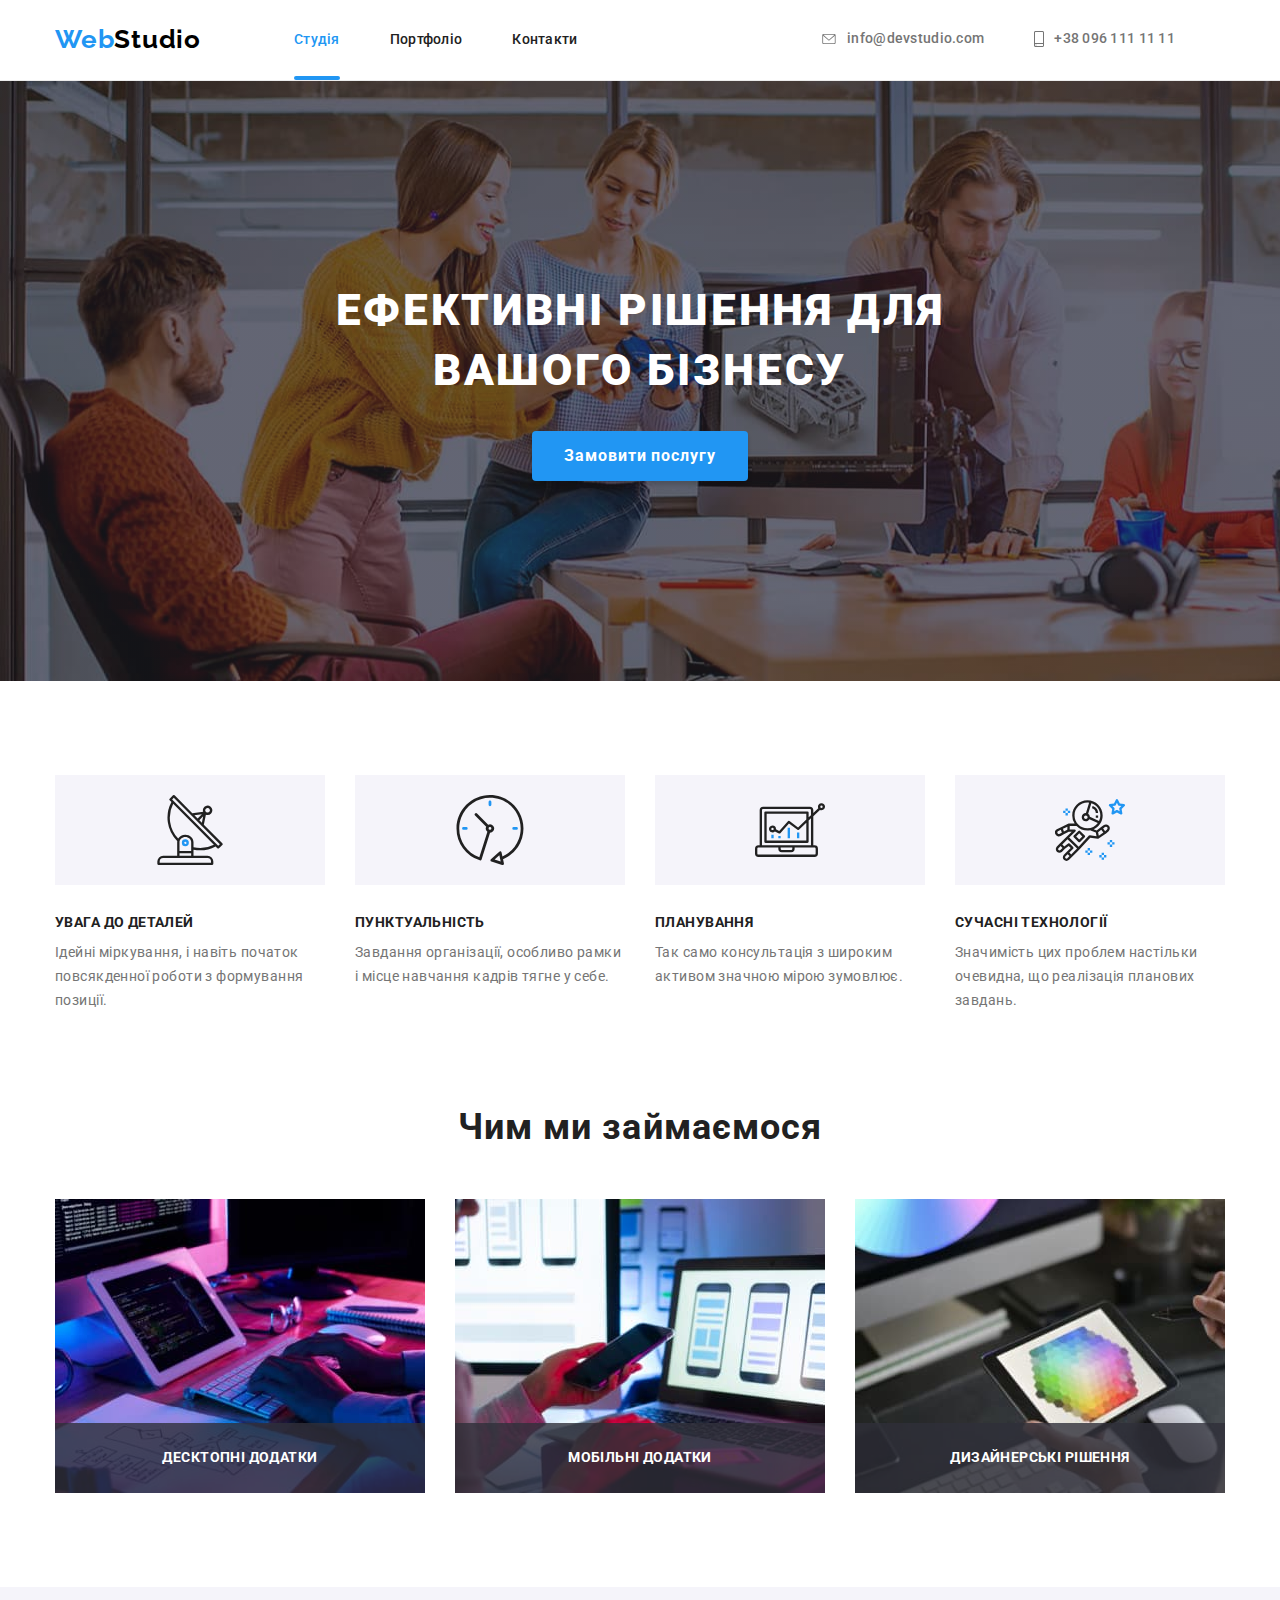
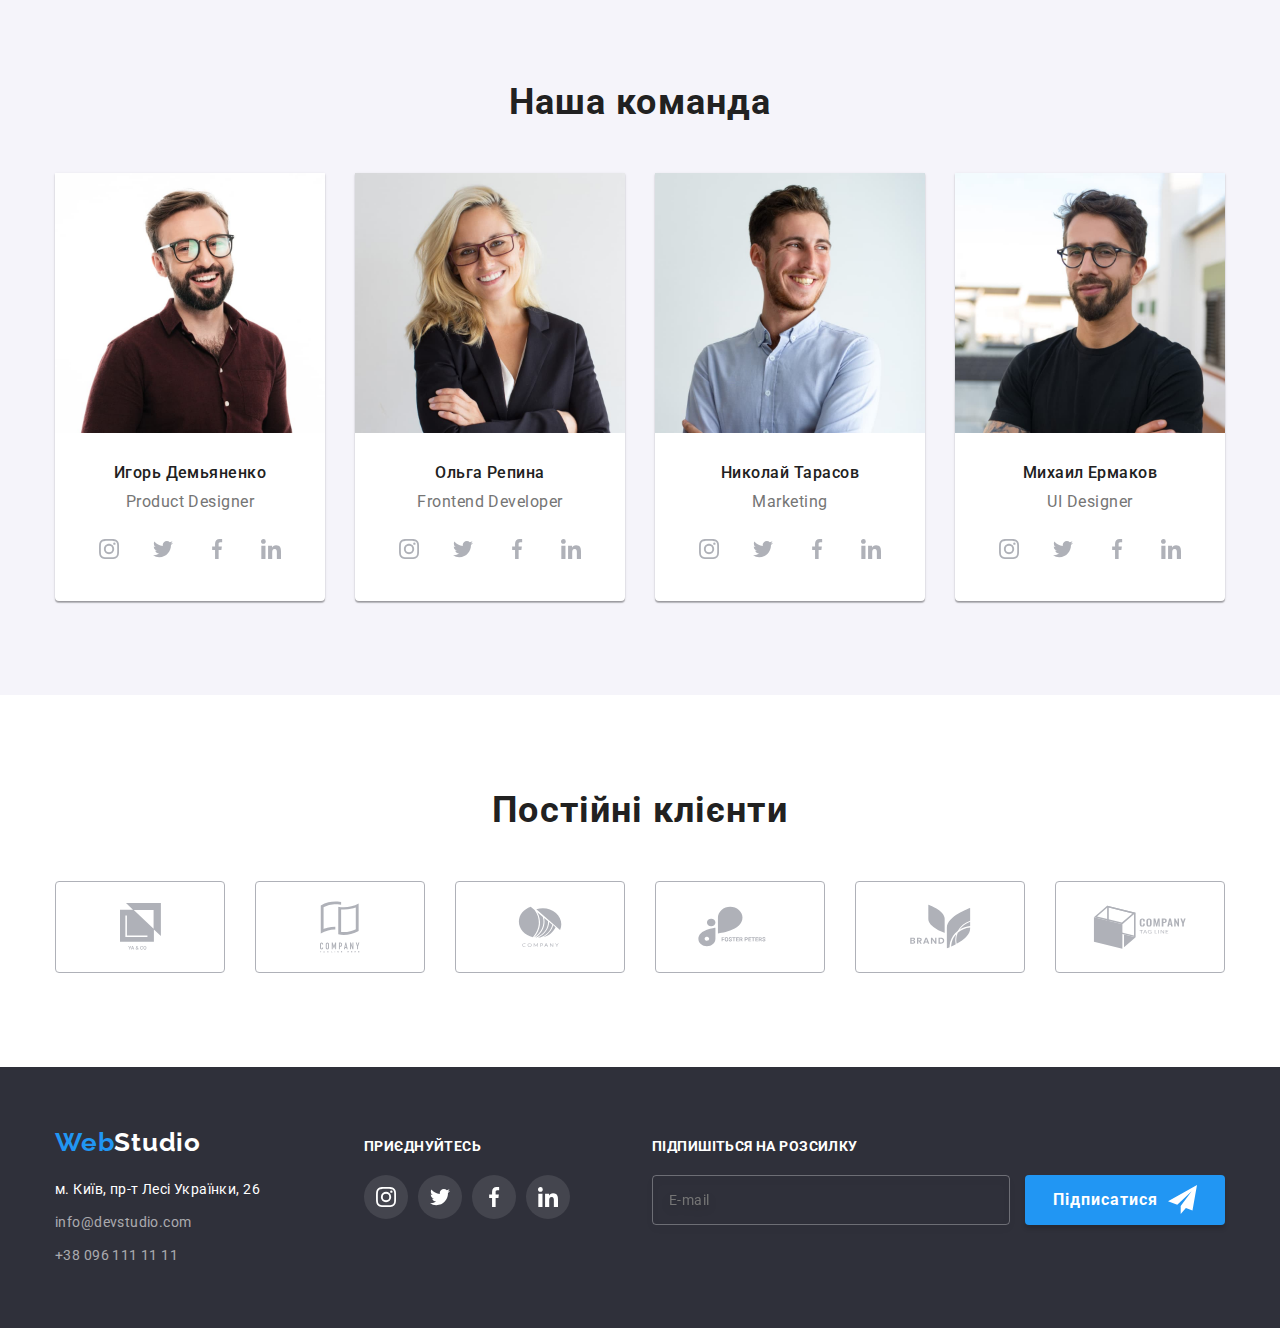
<file: index.html>
<!DOCTYPE html>
<html lang="uk">
<head>
    <meta charset="UTF-8">
    <meta http-equiv="X-UA-Compatible" content="IE=edge">
    <meta name="viewport" content="width=device-width, initial-scale=1.0">
    <title>Студія</title> 
    <link rel="preconnect" href="https://fonts.googleapis.com">
    <link rel="preconnect" href="https://fonts.gstatic.com" crossorigin>
    <link href="https://fonts.googleapis.com/css2?family=Raleway:wght@700&family=Roboto:wght@400;500;700;900&display=swap"
        rel="stylesheet">
    <link rel="stylesheet" href="https://cdn.jsdelivr.net/npm/modern-normalize@1.1.0/modern-normalize.min.css">
    <link rel="stylesheet" href="./css/styles.css">   
</head>
<body>
    <header class="page-header">
        <div class="container page-header-container">
         <nav class="page-nav">
         <a class="logo link" href="">Web<span class="logo-color">Studio</span></a>
        <ul class="menu list">
            <li class="menu-item"><a class="menu-link  link current" href="./index.html">Студія</a></li>
            <li class="menu-item"><a class="menu-link link" href="./portfolio.html">Портфоліо</a></li>
            <li class="menu-item"><a class="menu-link link" href="">Контакти</a></li>
        </ul>   
        </nav>
        <ul class="contact list" >
            <li class="contact-item">
                <a class="contacts link" href="mailto:info@devstudio.com"><svg class="contact-icon-mail">
                    <use href="./images/symbol.svg#mail"></use>
                </svg> info@devstudio.com </a></li>
            <li class="contact-item">
                <a class="contacts link" href="tel:+380961111111"><svg class="contact-icon-tel">
                    <use href="./images/symbol.svg#smartphone"></use>
                </svg> +38 096 111 11 11</a></li>
        </ul>    
        </div>
    </header>
    <main>
        <section class="hero"> 
            <div class="container">
            <h1 class="main-title">Ефективні рішення для вашого бізнесу</h1>
            <button data-modal-open class="main-btn" type="button">Замовити послугу</button>
            </div>
        </section> 
        <section class="qual section">
            <div class="container">
                <ul class="qual-list list">
                <li class="qual-list-item">
                    <div class="icons-bg">
                        <svg class="qual-icon">
                            <use href="./images/symbol.svg#antenna"></use>
                        </svg>
                    </div>
                    <h3 class="head-desc">УВАГА ДО ДЕТАЛЕЙ</h3>
                    <p class="qual-descr">Ідейні міркування, і навіть початок повсякденної роботи з формування позиції.</p>
                </li>
                <li class="qual-list-item">
                    <div class="icons-bg">
                        <svg class="qual-icon">
                            <use href="./images/symbol.svg#clock"></use>
                        </svg>
                    </div>
                    <h3 class="head-desc">ПУНКТУАЛЬНІСТЬ</h3>
                    <p  class="qual-descr">Завдання організації, особливо рамки і місце навчання кадрів тягне у себе.</p>
                </li>
                <li class="qual-list-item">
                    <div class="icons-bg">
                        <svg class="qual-icon">
                            <use href="./images/symbol.svg#diagram"></use>
                        </svg>
                    </div>
                    <h3 class="head-desc">ПЛАНУВАННЯ</h3>
                    <p class="qual-descr">Так само консультація з широким активом значною мірою зумовлює.</p>
                </li>
                <li class="qual-list-item">
                    <div class="icons-bg">
                        <svg class="qual-icon">
                            <use href="./images/symbol.svg#astronaut"></use>
                        </svg>
                    </div>
                    <h3 class="head-desc">СУЧАСНІ ТЕХНОЛОГІЇ</h3>
                    <p class="qual-descr">Значимість цих проблем настільки очевидна, що реалізація планових завдань.</p>
                </li>
            </ul>
            </div>
        </section>
        <section class="occupation section">
            <div class="container">
                 <h2 class="second-head">Чим ми займаємося</h2>
            <ul class="occupation-list list">
            <li class="occupation-item">
                <div>
                    <div class="occup-pic">
                        <p class="occup-pic-descr">Десктопні додатки</p>
                    </div>
                    <img src="./images/img1.jpg" alt="Программування" width="370">
                </div>
            </li>
            <li class="occupation-item">
                <div>
                    <div class="occup-pic">
                        <p class="occup-pic-descr">Мобільні додатки</p>
                    </div>
                <img src="./images/img2.jpg" alt="Адаптація" width="370">
                </div>
            </li> 
            <li class="occupation-item"> 
                <div>
                    <div class="occup-pic">
                        <p class="occup-pic-descr">Дизайнерські рішення</p>
                    </div>
                        <img src="./images/img3.jpg" alt="Дизайн" width="370">
                    </div>
                    </li>
            </ul>  
            </div>
         
        </section>
        <section class="team section">
            <div class="container">
             <h2 class="second-head">Наша команда</h2>
            <ul class="team-list list">
            <li class="team-item"><img src="./images/img4.jpg" alt="фото Игорь Демьяненко" width="270"> 
                <div class="team-name-bord">
                   <h3 class="team-name">Игорь Демьяненко</h3>
                   <p class="job-name">Product Designer</p>
                   <ul class="social-list list">
                    <li class="social-list-item">
                        <a href="" class="social-list-link">
                            <svg class="social-list-icon">
                                <use href="./images/symbol.svg#instagram"></use>
                            </svg>
                        </a>
                    </li>
                    <li class="social-list-item">
                        <a href="" class="social-list-link">
                            <svg class="social-list-icon">
                                <use href="./images/symbol.svg#twitter"></use>
                            </svg>
                        </a>
                    </li>
                    <li class="social-list-item">
                        <a href="" class="social-list-link">
                            <svg class="social-list-icon">
                                <use href="./images/symbol.svg#facebook"></use>
                            </svg>
                        </a>
                    </li>
                    <li class="social-list-item">
                        <a href="" class="social-list-link">
                            <svg class="social-list-icon">
                                <use href="./images/symbol.svg#linkedin"></use>
                            </svg>
                        </a>
                    </li>
                   </ul>
                </div>    
            </li>
            <li class="team-item"><img src="./images/img5.jpg" alt="фото Ольга Репина" width="270"> 
                <div class="team-name-bord">
                    <h3 class="team-name">Ольга Репина</h3>
                    <p class="job-name">Frontend Developer</p>
                    <ul class="social-list list">
                        <li class="social-list-item">
                            <a href="" class="social-list-link">
                                <svg class="social-list-icon">
                                    <use href="./images/symbol.svg#instagram"></use>
                                </svg>
                            </a>
                        </li>
                        <li class="social-list-item">
                            <a href="" class="social-list-link">
                                <svg class="social-list-icon">
                                    <use href="./images/symbol.svg#twitter"></use>
                                </svg>
                            </a>
                        </li>
                        <li class="social-list-item">
                            <a href="" class="social-list-link">
                                <svg class="social-list-icon">
                                    <use href="./images/symbol.svg#facebook"></use>
                                </svg>
                            </a>
                        </li>
                        <li class="social-list-item">
                            <a href="" class="social-list-link">
                                <svg class="social-list-icon">
                                    <use href="./images/symbol.svg#linkedin"></use>
                                </svg>
                            </a>
                        </li>
                    </ul>
                </div>
            </li>
            <li class="team-item"><img src="./images/img6.jpg" alt="фото Николай Тарасов" width="270"> 
                <div class="team-name-bord">
                    <h3 class="team-name">Николай Тарасов</h3>
                    <p class="job-name">Marketing</p>
                    <ul class="social-list list">
                        <li class="social-list-item">
                            <a href="" class="social-list-link">
                                <svg class="social-list-icon">
                                    <use href="./images/symbol.svg#instagram"></use>
                                </svg>
                            </a>
                        </li>
                        <li class="social-list-item">
                            <a href="" class="social-list-link">
                                <svg class="social-list-icon">
                                    <use href="./images/symbol.svg#twitter"></use>
                                </svg>
                            </a>
                        </li>
                        <li class="social-list-item">
                            <a href="" class="social-list-link">
                                <svg class="social-list-icon">
                                    <use href="./images/symbol.svg#facebook"></use>
                                </svg>
                            </a>
                        </li>
                        <li class="social-list-item">
                            <a href="" class="social-list-link">
                                <svg class="social-list-icon">
                                    <use href="./images/symbol.svg#linkedin"></use>
                                </svg>
                            </a>
                        </li>
                    </ul>
                </div>
            </li>
            <li class="team-item"><img src="./images/img7.jpg" alt="фото Михаил Ермаков" width="270">
                 <div class="team-name-bord">
                    <h3 class="team-name">Михаил Ермаков</h3>
                    <p class="job-name">UI Designer</p>
                    <ul class="social-list list">
                        <li class="social-list-item">
                            <a href="" class="social-list-link">
                                <svg class="social-list-icon">
                                    <use href="./images/symbol.svg#instagram"></use>
                                </svg>
                            </a>
                        </li>
                        <li class="social-list-item">
                            <a href="" class="social-list-link">
                                <svg class="social-list-icon">
                                    <use href="./images/symbol.svg#twitter"></use>
                                </svg>
                            </a>
                        </li>
                        <li class="social-list-item">
                            <a href="" class="social-list-link">
                                <svg class="social-list-icon">
                                    <use href="./images/symbol.svg#facebook"></use>
                                </svg>
                            </a>
                        </li>
                        <li class="social-list-item">
                            <a href="" class="social-list-link">
                                <svg class="social-list-icon">
                                    <use href="./images/symbol.svg#linkedin"></use>
                                </svg>
                            </a>
                        </li>
                    </ul>
                </div>
                </li>
            </ul>   
            </div>
        </section>
        <section class="partners section">
            <div class="container">
                <h2 class="second-head">Постійні клієнти</h2>
                
                <ul class="partners-list list">
                    <li class="partners-list-item">
                        <a href="" class="partners-list-link">
                            <svg class="partners-list-icon" width="41" height="47">
                                <use href="./images/symbol.svg#firstcomp"></use>
                            </svg>
                        </a>
                    </li>
                    <li class="partners-list-item">
                        <a href="" class="partners-list-link">
                            <svg class="partners-list-icon" width="40" height="52">
                                <use href="./images/symbol.svg#secondcomp"></use>
                            </svg>
                        </a>
                    </li>
                    <li class="partners-list-item">
                        <a href="" class="partners-list-link">
                            <svg class="partners-list-icon" width="44" height="41">
                                <use href="./images/symbol.svg#thirdcomp"></use>
                            </svg>
                        </a>
                    </li>
                    <li class="partners-list-item">
                        <a href="" class="partners-list-link">
                            <svg class="partners-list-icon" width="84" height="41">
                                <use href="./images/symbol.svg#fourthcomp"></use>
                            </svg>
                        </a>
                    </li>
                    <li class="partners-list-item">
                        <a href="" class="partners-list-link">
                            <svg class="partners-list-icon" width="63" height="45">
                                <use href="./images/symbol.svg#fifthcomp"></use>
                            </svg>
                        </a>
                    </li>
                    <li class="partners-list-item">
                        <a href="" class="partners-list-link">
                            <svg class="partners-list-icon" width="94" height="44">
                                <use href="./images/symbol.svg#sixthcomp"></use>
                            </svg>
                        </a>
                    </li>
                </ul>
            </div>
        
        </section>
    </main>
    <footer class="down">
        <div class="container footer-container">
            <div>
              <a class="logo link" href="">Web<span class="logo-second-color">Studio</span></a>
            <address>
                <ul class="list adress-list">
                    <li><a class="address-link link" href="https://goo.gl/maps/29r4Vdm6cdgo4i6k8">м. Київ, пр-т Лесі Українки, 26</a></li>
                    <li class="adress-item-mail"><a class="mail-link link" href="mailto:info@devstudio.com">info@devstudio.com </a></li>
                    <li><a class="tel-link link" href="tel:+380961111111">+38 096 111 11 11</a></li>
                </ul>
            </address>  
            </div>
            <div class="invite">
                <p class="invite-head">Приєднуйтесь</p>
                <ul class="social-list list">
                    <li class="social-list-item">
                        <a href="" class="social-list-link flink">
                            <svg class="social-list-icon ficon">
                                <use href="./images/symbol.svg#instagram"></use>
                            </svg>
                        </a>
                    </li>
                    <li class="social-list-item">
                        <a href="" class="social-list-link flink">
                            <svg class="social-list-icon ficon">
                                <use href="./images/symbol.svg#twitter"></use>
                            </svg>
                        </a>
                    </li>
                    <li class="social-list-item">
                        <a href="" class="social-list-link flink">
                            <svg class="social-list-icon ficon">
                                <use href="./images/symbol.svg#facebook"></use>
                            </svg>
                        </a>
                    </li>
                    <li class="social-list-item">
                        <a href="" class="social-list-link flink">
                            <svg class="social-list-icon ficon">
                                <use href="./images/symbol.svg#linkedin"></use>
                            </svg>
                        </a>
                    </li>
                </ul>
            </div>
            <form class="subscr-form">
                    <p class="invite-head">Підпишіться на розсилку</p>
                    <label >
                            <input type="email" class="subscr-form-input" name="footer_user_mail" placeholder="E-mail">
                    </label>
                    <button type="submit" class="subscr-form-btn"> Підписатися</button>
            </form>
            

        </div>
        
    </footer>
    <!-- модалка -->
<div class="backdrop is-hidden" data-modal>
    <div class="modal">
        <button data-modal-close type="button" class="modal-close-btn">
            <svg class="modal-close-btn-icon">
                <use href="./images/symbol.svg#icon-close"></use>
            </svg>
        </button>

        <form class="modal-form"> 
            <p class="modal-form-head">Залиште свої дані, ми вам передзвонимо</p>
            <label class="modal-form-field">
                <span class="modal-form-input-desc">Ім'я</span>  
                <span class="modal-form-input-wrapper">
                    <input type="text" name="user_name" class="modal-form-input" required pattern="[a-zA-Zа-яА-Я]+" minlength="2">
                    <svg class="modal-form-icon">
                        <use href="./images/symbol.svg#icon-human"></use>
                    </svg>
                </span>  
            </label>
            <label class="modal-form-field">
                <span class="modal-form-input-desc">Телефон</span>  
                <span class="modal-form-input-wrapper">
                    <input type="tel" name="user_phone" class="modal-form-input" required pattern="^[0-9]{3}-[0-9]{3}-[0-9]{2}-[0-9]{2}"
                        title="xxx-xxx-xx-xx">
                    <svg class="modal-form-icon">
                        <use href="./images/symbol.svg#phone-black"></use>
                    </svg>
                </span>                
            </label>
            <label class="modal-form-field">
                <span class="modal-form-input-desc">Пошта</span>  
                <span class="modal-form-input-wrapper">
                    <input type="tel" name="user_mail" class="modal-form-input" required pattern="[a-z0-9._%+-]+@[a-z0-9.-]+\.[a-z]{2,4}$" title="qwert@qwe.com">
                    <svg class="modal-form-icon">
                        <use href="./images/symbol.svg#email-black"></use>
                    </svg>
                </span>        
            </label>
            <label class="modal-form-field">
                <span class="modal-form-input-desc" >Коментар</span>
                <textarea class="modal-form-comment" name="user_comment" placeholder="Введіть текст"></textarea>
            </label>   
            <input type="checkbox" name="user_policy" id="user-policy" class="modal-form-check visually-hidden" required>
            <label for="user-policy" class="modal-form-check-desc">Погоджуюся з розсилкою та приймаю&nbsp<a class="terms-contract" href="">Умови договору</a></label>
            <button type="submit" class="sub-btn">Відправити</button>
    
        </form>
    </div>
</div>


<script src="./modal.js"></script>

</body>
</html>
</file>
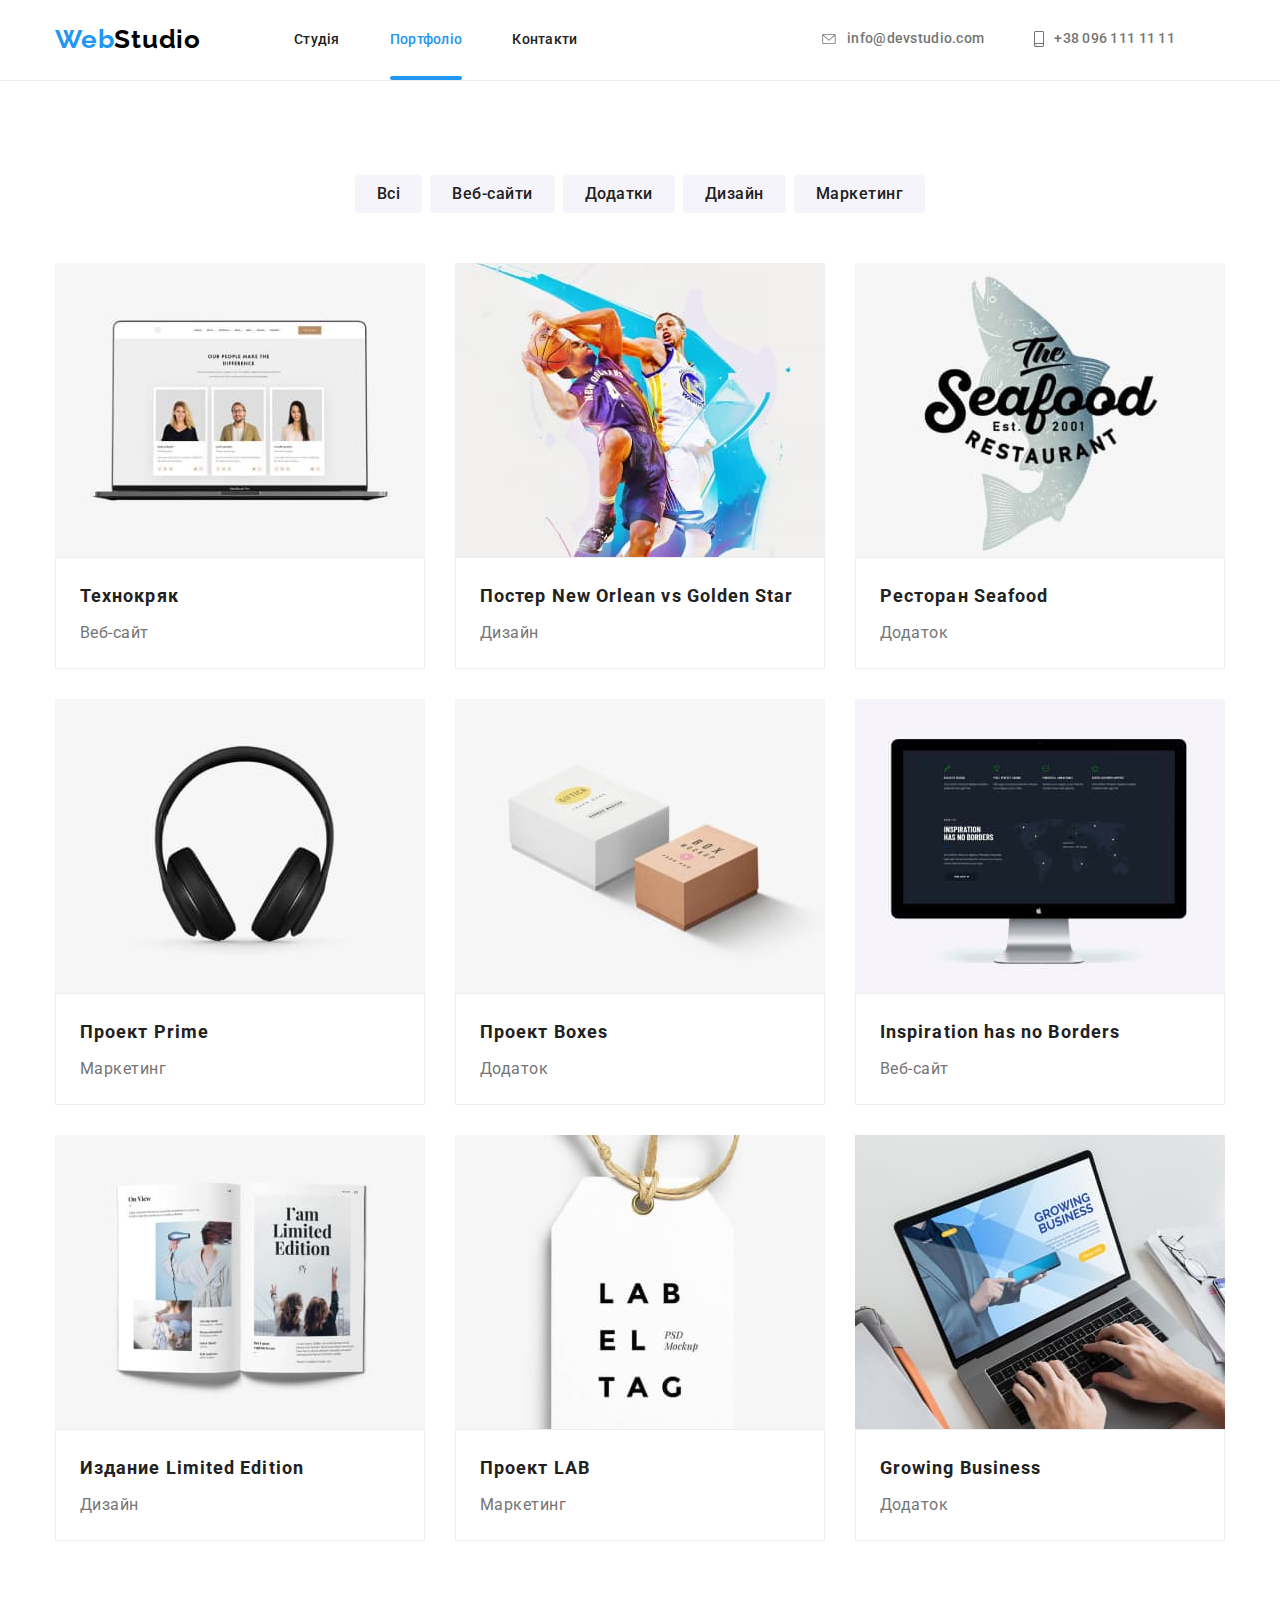
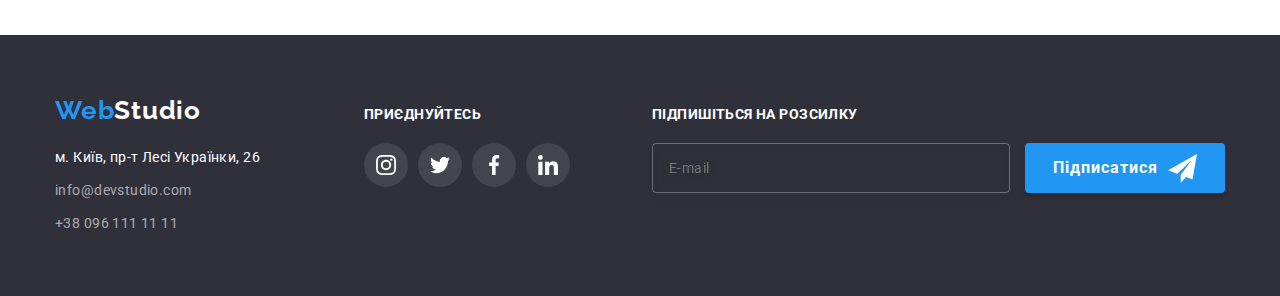
<file: portfolio.html>
<!DOCTYPE html>
<html lang="uk">
<head>
    <meta charset="UTF-8">
    <meta http-equiv="X-UA-Compatible" content="IE=edge">
    <meta name="viewport" content="width=device-width, initial-scale=1.0">
    <title>Портфоліо</title>
    <link rel="preconnect" href="https://fonts.googleapis.com">
    <link rel="preconnect" href="https://fonts.gstatic.com" crossorigin>
    <link href="https://fonts.googleapis.com/css2?family=Raleway:wght@700&family=Roboto:wght@400;500;700;900&display=swap"
        rel="stylesheet">
    <link rel="stylesheet" href="https://cdn.jsdelivr.net/npm/modern-normalize@1.1.0/modern-normalize.min.css">
    <link rel="stylesheet" href="./css/styles.css">
</head>
<body>
<header class="page-header">
    <div class="container page-header-container">
        <nav class="page-nav">
            <a class="logo link" href="">Web<span class="logo-color">Studio</span></a>
            <ul class="menu list">
                <li class="menu-item"><a class="menu-link  link " href="./index.html">Студія</a></li>
                <li class="menu-item"><a class="menu-link link current" href="./portfolio.html">Портфоліо</a></li>
                <li class="menu-item"><a class="menu-link link" href="">Контакти</a></li>
            </ul>
        </nav>
        <ul class="contact list">
            <li class="contact-item">
                <a class="contacts link" href="mailto:info@devstudio.com"><svg class="contact-icon-mail">
                        <use href="./images/symbol.svg#mail"></use>
                    </svg> info@devstudio.com </a>
            </li>
            <li class="contact-item">
                <a class="contacts link" href="tel:+380961111111"><svg class="contact-icon-tel">
                        <use href="./images/symbol.svg#smartphone"></use>
                    </svg> +38 096 111 11 11</a>
            </li>
        </ul>
    </div>
</header>
    <main>
        <section class="portf-page section">
            <div class="container">
                <ul class="filter list">
            <li class="filter-item"><button class="filter-btn" type="button">Всі</button></li>
            <li class="filter-item"><button class="filter-btn" type="button">Веб-сайти</button></li>
            <li class="filter-item"><button class="filter-btn" type="button">Додатки</button></li>
            <li class="filter-item"><button class="filter-btn" type="button">Дизайн</button></li>
            <li class="filter-item"><button class="filter-btn" type="button">Маркетинг</button></li>
                </ul> 
            </div>
        
            <div class="container">
                <ul class="projects list">
                    <li class="projects-item">
                        <div class="box">
                            <img src="./images/techocryak.jpg" alt="веб-сай Технокряк" width="370">
                            <div class="overlay">
                                <p class="overlay-text">
                                    Ресурс пропонує комплексні пропозиції з різним рівнем функціоналу та сервісів. Все це дозволить відвідувачу отримати
                                    вичерпні відомості про компанію чи приватну особу.
                                </p>
                            </div>
                        </div>
                            <div class="project-text">
                                <h3 class="proj-name">Технокряк</h3>
                                <p class="kind-proj">Веб-сайт</p>
                            </div>
                    </li>
                    <li class="projects-item">
                        <div class="box">
                            <img src="./images/new-orlean.jpg" alt="дизайн постера" width="370">
                            <div class="overlay">
                                <p class="overlay-text">
                                    Ресурс пропонує комплексні пропозиції з різним рівнем функціоналу та сервісів. Все це дозволить відвідувачу
                                    отримати
                                    вичерпні відомості про компанію чи приватну особу.
                                </p>
                            </div>
                        </div>
                             <div class="project-text">
                                <h3 class="proj-name">Постер New Orlean vs Golden Star</h3>
                                <p class="kind-proj">Дизайн</p>
                            </div>
                    </li>
                    <li class="projects-item">
                        <div class="box">
                            <img src="./images/seafood.jpg" alt="приложение ресторана" width="370">
                            <div class="overlay">
                                <p class="overlay-text">
                                    Ресурс пропонує комплексні пропозиції з різним рівнем функціоналу та сервісів. Все це дозволить відвідувачу
                                    отримати
                                    вичерпні відомості про компанію чи приватну особу.
                                </p>
                            </div>
                        </div>
                            <div class="project-text">
                                <h3 class="proj-name">Ресторан Seafood</h3>
                                <p class="kind-proj">Додаток</p>
                            </div>
                    </li>
                    <li class="projects-item">  
                        <div class="box">
                            <img src="./images/prime.jpg" alt="маркетинг проект прайм" width="370">
                            <div class="overlay">
                                <p class="overlay-text">
                                    Ресурс пропонує комплексні пропозиції з різним рівнем функціоналу та сервісів. Все це дозволить відвідувачу
                                    отримати
                                    вичерпні відомості про компанію чи приватну особу.
                                </p>
                            </div>
                        </div>
                            <div class="project-text">
                                <h3 class="proj-name">Проект Prime</h3>
                                <p class="kind-proj">Маркетинг</p>
                            </div>
                    </li>
                    <li class="projects-item">
                        <div class="box">
                            <img src="./images/Boxes.jpg" alt="приложение коробки" width="370">
                            <div class="overlay">
                                <p class="overlay-text">
                                    Ресурс пропонує комплексні пропозиції з різним рівнем функціоналу та сервісів. Все це дозволить відвідувачу
                                    отримати
                                    вичерпні відомості про компанію чи приватну особу.
                                </p>
                            </div>
                        </div>
                            <div class="project-text">
                                <h3 class="proj-name">Проект Boxes</h3>
                                <p class="kind-proj">Додаток</p>
                            </div>
                    </li>
                    <li class="projects-item">
                        <div class="box">
                            <img src="./images/inspiration.jpg" alt="веб-сайт вдохновение" width="370">
                            <div class="overlay">
                                <p class="overlay-text">
                                    Ресурс пропонує комплексні пропозиції з різним рівнем функціоналу та сервісів. Все це дозволить відвідувачу
                                    отримати
                                    вичерпні відомості про компанію чи приватну особу.
                                </p>
                            </div>
                        </div>
                        <div class="project-text">
                            <h3 class="proj-name">Inspiration has no Borders</h3>
                            <p class="kind-proj">Веб-сайт</p>
                        </div>
                    </li>
                    <li class="projects-item">
                        <div class="box">
                            <img src="./images/limited-edition.jpg" alt="дизайн издания" width="370">
                            <div class="overlay">
                                <p class="overlay-text">
                                    Ресурс пропонує комплексні пропозиції з різним рівнем функціоналу та сервісів. Все це дозволить відвідувачу
                                    отримати
                                    вичерпні відомості про компанію чи приватну особу.
                                </p>
                            </div>
                        </div>
                        <div class="project-text">
                            <h3 class="proj-name">Издание Limited Edition</h3>
                            <p class="kind-proj">Дизайн</p>
                        </div>
                    </li>
                    <li class="projects-item">
                        <div class="box">
                            <img src="./images/lab.jpg" alt="маркетинг проект лаб" width="370">
                            <div class="overlay">
                                <p class="overlay-text">
                                    Ресурс пропонує комплексні пропозиції з різним рівнем функціоналу та сервісів. Все це дозволить відвідувачу
                                    отримати
                                    вичерпні відомості про компанію чи приватну особу.
                                </p>
                            </div>
                        </div>
                        <div class="project-text">
                            <h3 class="proj-name">Проект LAB</h3>
                            <p class="kind-proj">Маркетинг</p>
                        </div>
                    </li>
                    <li class="projects-item">
                        <div class="box">
                            <img src="./images/growing-business.jpg" alt="приложение растущий бизнес" width="370">
                            <div class="overlay">
                                <p class="overlay-text">
                                    Ресурс пропонує комплексні пропозиції з різним рівнем функціоналу та сервісів. Все це дозволить відвідувачу
                                    отримати
                                    вичерпні відомості про компанію чи приватну особу.
                                </p>
                            </div>
                        </div>
                        <div class="project-text">
                            <h3 class="proj-name">Growing Business</h3>
                            <p class="kind-proj">Додаток</p>
                        </div>
                    </li>
</ul>
        </div>
        
        </section>

    </main>
    
    <footer class="down">
        <div class="container footer-container">
            <div>
                <a class="logo link" href="">Web<span class="logo-second-color">Studio</span></a>
                <address>
                    <ul class="list adress-list">
                        <li><a class="address-link link" href="https://goo.gl/maps/29r4Vdm6cdgo4i6k8">м. Київ, пр-т Лесі
                                Українки, 26</a></li>
                        <li class="adress-item-mail"><a class="mail-link link"
                                href="mailto:info@devstudio.com">info@devstudio.com </a></li>
                        <li><a class="tel-link link" href="tel:+380961111111">+38 096 111 11 11</a></li>
                    </ul>
                </address>
            </div>
            <div class="invite">
                <h3 class="invite-head">Приєднуйтесь</h3>
                <ul class="social-list list">
                    <li class="social-list-item">
                        <a href="" class="social-list-link flink">
                            <svg class="social-list-icon ficon">
                                <use href="./images/symbol.svg#instagram"></use>
                            </svg>
                        </a>
                    </li>
                    <li class="social-list-item">
                        <a href="" class="social-list-link flink">
                            <svg class="social-list-icon ficon">
                                <use href="./images/symbol.svg#twitter"></use>
                            </svg>
                        </a>
                    </li>
                    <li class="social-list-item">
                        <a href="" class="social-list-link flink">
                            <svg class="social-list-icon ficon">
                                <use href="./images/symbol.svg#facebook"></use>
                            </svg>
                        </a>
                    </li>
                    <li class="social-list-item">
                        <a href="" class="social-list-link flink">
                            <svg class="social-list-icon ficon">
                                <use href="./images/symbol.svg#linkedin"></use>
                            </svg>
                        </a>
                    </li>
                </ul>
            </div>
            <form class="subscr-form">
                <p class="invite-head">Підпишіться на розсилку</p>
                <label>
                    <input type="email" class="subscr-form-input" name="footer_user_mail" placeholder="E-mail">
                </label>
                <button type="submit" class="subscr-form-btn"> Підписатися</button>
            </form>
    
        </div>
    </footer>
</body>
</html>
</file>
<file: css/styles.css>
:root{
    --accent-color: #2196F3;
    --text-color:#212121;
    --second-color:#757575;
    --backg-color:#2F303A;
    --third-color:#FFFFFF;
    --icons-color:#AFB1B8;
    --first-logo-color:#000000;
    --backgr-team-btn-color:#F5F4FA;
    --second-font: 'Raleway', sans-serif;
    --transition-dur-and-func: 250ms cubic-bezier(0.4, 0, 0.2, 1);
}
h1,h2,h3,h4,p{
        margin-top: 0;
        margin-bottom: 0;
}
ul{
        margin-bottom: 0;
        margin-top: 0;
        padding-left: 0;
}
img{
        display: block;
        max-width: 100%;
        height: auto;
}
button{
        cursor: pointer;
}
body{
    font-family: 'Roboto', sans-serif ;
    font-size: 14px;
    color:var(--text-color) ;
}
.list{
    list-style: none;
}
.link{
    text-decoration: none;
}
/* header styles */
.page-header{
        padding-top: 24px;
        padding-bottom: 25px;
        border-bottom: 1px solid #ECECEC;
        
}
.container{
        width: 1200px;
        padding-right: 15px;
        padding-left: 15px;
        margin-left: auto;
        margin-right: auto;
}

.visually-hidden {
        position: absolute;
        width: 1px;
        height: 1px;
        margin: -1px;
        padding: 0;
        overflow: hidden;
        border: 0;
        clip: rect(0 0 0 0);
}

.page-header-container{
        display: flex;
        align-items: center;
        justify-content: space-between;
}
.page-nav{
        display: flex;
        align-items: center;
}
.menu{
        display: flex;
        align-items: center;
}
.contact{
        display: flex;
        align-items: center;
}
.section{
        padding-top: 94px;
        padding-bottom: 94px;}

.menu-link.current{
        position: relative;

        color: var(--accent-color);
}
.menu-link.current::after{
        content: '';
        display: block;
        position: absolute;
        bottom: -33px;

        width: 100%;
        height: 4px;
        background: #2196F3;
        border-radius: 2px;
 }

.logo{
        font-family: var(--second-font);
        font-weight: 700;
        font-size: 26px;
        line-height: 1.19;  
        letter-spacing: 0.03em;
        color: var(--accent-color);
        margin-right: 93px;
}
.logo-color{
    color: var(--first-logo-color);
}
.menu-item:not(:last-child){
        margin-right: 50px;
}
.menu-link{
        font-weight: 500;
        line-height: 1.14;
        letter-spacing: 0.02em;
        color: var(--text-color);
        transition: color var(--transition-dur-and-func);
}
.menu-link:hover,
.menu-link:focus
{
        color: var(--accent-color);
}

.contact-item{
        display: flex;
        justify-content: center;
        align-items: center;
        margin-right: 50px;
        gap: 10px;
}
.contacts{
        font-weight: 500;
        line-height: 1.14;
        letter-spacing: 0.02em;
        color: var(--second-color);
        display: flex;
        align-items: center;
        gap: 10px;

        transition: color 250ms cubic-bezier(0.4, 0, 0.2, 1);
}
.contacts:hover,
.contacts:focus {
        color: var(--accent-color);
}
.contact-icon-mail{
        width: 16px;
        height: 10px;
        fill: var(--second-color);
        transition: fill var(--transition-dur-and-func);
}
.contact-icon-tel{
        width: 10px;
        height: 16px;
        fill: var(--second-color);
        transition: fill var(--transition-dur-and-func);
}
.contacts:hover .contact-icon-mail,
.contacts:focus .contact-icon-mail,
.contacts:hover .contact-icon-tel,
.contacts:focus .contact-icon-tel
 {
        fill: var(--accent-color);
        
}
/* main styles */
.hero{
        background-color: var(--backg-color);
        padding-top: 200px;
        padding-bottom: 200px;
        margin: 0 auto;
        text-align: center;
        background-image: linear-gradient(rgba(47, 48, 58, 0.4), rgba(47, 48, 58, 0.4)), url(../images/bg.jpg);
        background-repeat: no-repeat;
        max-width: 1600px;
}
.main-title{
        font-weight: 900;
        font-size: 44px;
        line-height: 1.36;
        text-align: center;
        letter-spacing: 0.06em;
        text-transform: uppercase;
        color:var(--third-color);
        width: 696px;
        margin-bottom: 30px;
        margin-left: auto;
        margin-right: auto;
}
.main-btn{
        font-family: 'Roboto';
        font-weight: 700;
        font-size: 16px;
        line-height: 1.88;
        letter-spacing: 0.06em;
        color: var(--third-color);
        background: var(--accent-color);
        box-shadow: 0px 4px 4px rgba(0, 0, 0, 0.15);
        border-radius: 4px;
        border: 0;
        padding: 10px 32px; 
        transition: background var(--transition-dur-and-func);
}
.main-btn:hover,
.main-btn:focus{
        background: #188CE8;
}

.qual{
        padding-bottom: 0;
}
.qual-list{
        display: flex;
        gap:30px;
}
.qual-list-item{
        width: 270px;
}
.head-desc{
        font-size: 14px;
        font-weight: 700;
        line-height: 1.14;
        letter-spacing: 0.03em;
        text-transform: uppercase;
        margin-bottom: 10px;
}
.qual-descr{
        line-height: 1.71;
        letter-spacing: 0.03em;
        color: var(--second-color);
}
.icons-bg{
        display: flex;
        justify-content: center;
        align-items: center;
        padding-top: 20px;
        padding-bottom: 20px;
        background-color: var(--backgr-team-btn-color);
        margin-bottom: 30px;
}
.qual-icon{
        width: 70px;
        height: 70px;
}

.occupation-list{
        display: flex;
        gap: 30px;
        flex-basis: calc((100%-60px)/3);
}
.occupation-item{
        position: relative;
}
.occup-pic{
        position: absolute;
        bottom: 0;
        left: 0;

        display: flex;
        justify-content: center;
        align-items: center;

        
        width: 370px;
        height: 70px;

        background: rgba(47, 48, 58, 0.8);
}
.occup-pic-descr{
        
        font-weight: 700;
        line-height: 1.14;
        text-align: center;
        letter-spacing: 0.03em;
        text-transform: uppercase;
        color: var(--third-color);
}
.team{
        background:var(--backgr-team-btn-color) ;
}
.team .team-list{
        display: flex;
        gap:30px;
        flex-basis: calc((100%-90px)/4)
}
.second-head{
        font-weight: 700;
        font-size: 36px;
        line-height: 1.17;
        text-align: center;
        letter-spacing: 0.03em;
        margin-bottom: 50px;
}
.team-item{
        box-shadow: 0px 1px 3px rgba(0, 0, 0, 0.12), 0px 1px 1px rgba(0, 0, 0, 0.14), 0px 2px 1px rgba(0, 0, 0, 0.2);
        border-radius: 0px 0px 4px 4px; 
        background:var(--third-color);
        
}
.team-name-bord{
        padding-top: 30px;
        padding-bottom: 30px;
        
}
.team-name{
        font-weight: 500;
        font-size: 16px;
        line-height: 1.19;
        text-align: center;
        letter-spacing: 0.03em;
        margin-bottom: 10px;
    }
.job-name{
        font-size: 16px;
        line-height: 1.19;
        text-align: center;
        letter-spacing: 0.03em;
        color: var(--second-color);
        margin-bottom: 16px;

}
.social-list{
        display: flex;
        justify-content: center;
        gap: 10px;
}
.social-list-link{
        display: flex;
        justify-content: center;
        align-items: center;
        width: 44px;
        height: 44px;
        border-radius: 50%;
        background-color: var(--third-color);
        transition: background-color var(--transition-dur-and-func);
}

.social-list-icon{
        width: 20px;
        height: 20px;
        fill:var(--icons-color);
        transition: fill var(--transition-dur-and-func);
}
.social-list-link:hover,
.social-list-link:focus{
        background-color: var(--accent-color);
}
.social-list-link:hover .social-list-icon,
.social-list-link:focus .social-list-icon {
        fill: var(--third-color) ;
}
.partners-list{
        display: flex;
        justify-content: space-between;
        align-items: center;
}
.partners-list-link{
        display: flex;
        justify-content: center;
        align-items: center;
        border: 1px solid var(--icons-color);
        border-radius: 4px;
        width: 170px;
        height: 92px;
        transition: border var(--transition-dur-and-func);
}
.partners-list-icon{
        fill: var(--icons-color);
        transition: fill var(--transition-dur-and-func);
}

.partners-list-link:hover .partners-list-icon,
.partners-list-link:focus .partners-list-icon{
        fill: var(--accent-color);
}
.partners-list-link:hover,
.partners-list-link:focus{
        border: 1px solid var(--accent-color);
        outline: none;
}

/* footer styles */
.down{
        background-color: var(--backg-color);
        padding-top: 60px;
        padding-bottom: 60px;
}
address{
        margin-top: 20px;
}
.logo-second-color{
color: var(--third-color);
}
.address-link{
        font-style: normal;
        line-height: 1.71;
        letter-spacing: 0.03em;
        color: var(--third-color);
        transition: color var(--transition-dur-and-func);
}
.adress-list{
        display: flex;
        flex-direction: column;
        gap:9px;
}

.mail-link,
.tel-link{
        font-style: normal;
        line-height: 1.71;
        letter-spacing: 0.03em;
        color: rgba(255, 255, 255, 0.6);
        transition: color var(--transition-dur-and-func);
}
.mail-link:hover,
.mail-link:focus,
.tel-link:hover,
.tel-link:focus {
        color: var(--accent-color);
}
.address-link:hover,
.address-link:focus{
        color: var(--accent-color);
}
.footer-container{
        display: flex;
        align-items: baseline;
        
}
.invite{
        margin-left: 70px;
}
.invite-head{    
        font-weight: 700;
        font-size: 14px;
        line-height: 1.14;
        letter-spacing: 0.03em;
        text-transform: uppercase;
        color: var(--third-color);
        margin-bottom: 20px;
}

.ficon{
        fill: var(--third-color);
}
.flink{
        background-color: rgba(255, 255, 255, 0.1);
}


.subscr-form{
        margin-left: auto;
}
.subscr-form-input{
        width: 358px;
        height: 50px;

        border: 1px solid rgba(255, 255, 255, 0.3);
        filter: drop-shadow(0px 4px 4px rgba(0, 0, 0, 0.15));
        border-radius: 4px;
        background-color: inherit;
        /* color: ; */
        padding-left: 16px;
        margin-right: 12px;
        font-family: 'Roboto';
        line-height: 1.4;
        letter-spacing: 0.03em;
        color: rgba(255, 255, 255, 0.6);
}
.subscr-form-btn{
        display: inline-flex;
        align-items: center;
        border: none;
        width: 200px;
        height: 50px;
        margin: 0;
        background:var(--accent-color);
        box-shadow: 0px 4px 4px rgba(0, 0, 0, 0.15);
        border-radius: 4px;
        color: var(--third-color);
        font-family: inherit;
        font-weight: 700;
        font-size: 16px;
        line-height: 1.9;
        text-align: center;
        letter-spacing: 0.06em;
        padding-left: 28px;
}


.subscr-form-btn::after{
        content: '';
        display: block;
        width: 29px;
        height: 29px;
        background-image: url(../images/send.svg);
        background-repeat: no-repeat;
        background-size: contain;
        margin-left: 10px;
        
}

.subscr-icon-send{
        width: 24px;
        height: 24px;
}

/* portfolio page */
.filter{
   display: flex;
   align-items: center;
   justify-content: center;
   margin-bottom: 50px;     
}
.filter-btn{
        font-family: 'Roboto';
        background:var(--backgr-team-btn-color);
        border-radius: 4px;
        font-weight: 500;
        font-size: 16px;
        line-height: 1.63;
        text-align: center;
        letter-spacing: 0.03em;
        color:var(--text-color);
        border: 0;
        padding: 6px 22px ;
        transition: background-color var(--transition-dur-and-func), color var(--transition-dur-and-func), box-shadow var(--transition-dur-and-func) ;
}
.filter-btn:hover,
.filter-btn:focus{
        background-color: var(--accent-color);
        color: var(--third-color);
        border: 0;
        box-shadow: 0px 3px 1px rgba(0, 0, 0, 0.1), 0px 1px 2px rgba(0, 0, 0, 0.08), 0px 2px 2px rgba(0, 0, 0, 0.12);
}
.filter-item:not(:last-child){
        margin-right: 8px;
}
.projects{
        display: flex; 
        flex-wrap: wrap;
        margin-left: -30px;
        margin-top: -30px;
}
.projects>.projects-item{
       flex-basis: calc(100% / 3 - 30px);
       margin-left: 30px;
       margin-top: 30px;
        transition: box-shadow var(--transition-dur-and-func);

}
.projects-item:hover{
        box-shadow: 0px 1px 1px rgba(0, 0, 0, 0.12), 0px 4px 4px rgba(0, 0, 0, 0.06), 1px 4px 6px rgba(0, 0, 0, 0.16);
}
.project-text{
        padding: 20px 24px;
        border: 1px solid #EEEEEE;
}
.proj-name{
        font-weight: 700;
        font-size: 18px;
        line-height: 2;
        letter-spacing: 0.06em;
}
.kind-proj{
        font-size: 16px;
        line-height: 1.88;
        letter-spacing: 0.03em;
        color: var(--second-color);
        margin-top: 4px;
}
/* overlay */
.box{
position: relative;
overflow: hidden;
}
.overlay{
position: absolute;
top:0;
left: 0;
width: 100%;
height: 100%;
overflow-y: auto;
transform: translateY(100%);
transition: transform var(--transition-dur-and-func);

padding: 63px 24px;

background: rgba(33, 150, 243, 0.9);
}
.projects-item:hover .overlay{
        transform: translateY(0);

}
.overlay-text{
        
        font-size: 18px;
        line-height: 1.56; 
        letter-spacing: 0.03em;
        color: var(--third-color);
}

/* модалка  */
.backdrop{
        position: fixed;
        top: 0;
        left: 0;
        z-index: 100;
        width: 100%;
        height: 100%;
        background: rgba(0, 0, 0, 0.2);
        opacity: 1;
        transition: opacity var(--transition-dur-and-func), visibility var(--transition-dur-and-func);

}
.backdrop.is-hidden{
        opacity: 0;
        visibility: hidden;
        pointer-events: none;

}
.backdrop.is-hidden .modal{
        transform: translate(-50%,-50%) scale(1.5);
}

.modal{
        position: absolute;
        top: 50%;
        left: 50%;
        transform: translate(-50%,-50%) scale(1);

        width: 528px;
        height: 581px;
        padding: 40px;

        background: var(--third-color);
        box-shadow: 0px 1px 3px rgba(0, 0, 0, 0.12), 0px 1px 1px rgba(0, 0, 0, 0.14), 0px 2px 1px rgba(0, 0, 0, 0.2);
        border-radius: 4px;
        transition: transform var(--transition-dur-and-func);

}
.modal-close-btn{
        position: absolute;
        top: 8px;
        right: 8px;
        display: flex;
        justify-content: center;
        align-items: center;
        width: 30px;
        height: 30px;
        background: transparent;
        border: 1px solid rgba(0, 0, 0, 0.1);
        border-radius: 50%;
        padding: 0;
       
}
.modal-close-btn-icon{
        width: 18px;
        height: 18px;

        transition: fill var(--transition-dur-and-func);
}
.modal-close-btn:focus .modal-close-btn-icon, 
.modal-close-btn:hover .modal-close-btn-icon {
        fill: var(--accent-color);
}

.modal-form{
        display: flex;
        flex-direction: column;
}
.modal-form-head{
        margin-bottom: 12px;

        font-weight: 700;
        font-size: 20px;
        line-height: 1.2;
        text-align: center;
        letter-spacing: 0.03em;

        color: var(--text-color);
}

.modal-form-field:not(:nth-child(5)){
        margin-bottom: 10px;             
}
.modal-form-field:nth-child(5){
        margin-bottom: 20px;
}

.modal-form-input{
        width: 100%;
        height: 40px;
        padding-left: 42px;

        border: 1px solid rgba(33, 33, 33, 0.2);
        border-radius: 4px;

        transition: border-color var(--transition-dur-and-func);
}
.modal-form-input:focus {
        outline: none;
        border-color: var(--accent-color);
}


.modal-form-input-desc{
        display: block;
        margin-bottom: 4px;
        width: 41px;

        font-size: 12px;
        line-height: 1.2;
        letter-spacing: 0.01em;
        color: var(--second-color);

}
.modal-form-input-wrapper{
        position: relative;
        display: block;
}

.modal-form-icon{
        position: absolute;   
        width: 18px;
        height: 18px;
        top: 50%;
        left: 12px;
        transform: translateY(-50%);
        display: block;
        transition: fill var(--transition-dur-and-func);

}

.modal-form-input:focus+.modal-form-icon {
        fill: var(--accent-color);
}

.modal-form-comment{
        width: 100%;
        height: 120px;
        padding: 12px 16px;
        resize: none;
        border: 1px solid rgba(33, 33, 33, 0.2);
        border-radius: 4px;
        transition: border-color var(--transition-dur-and-func);
}
.modal-form-comment::placeholder{
        font-size: 12px;
        line-height: 1.2;
        letter-spacing: 0.01em;
        color: rgba(117, 117, 117, 0.5);
}
.modal-form-comment:focus {
        outline: none;
        border-color: var(--accent-color);
}
/* checkbox */

.modal-form-check-desc {
        display: flex;
        justify-content: center;
        align-items: center;
        font-size: 14px;
        margin-bottom: 30px;
        line-height: 1.7;
        letter-spacing: 0.03em;
        color: var(--second-color)

}

.modal-form-check-desc::before {
        display: block;
        width: 16px;
        height: 15px;
        border: 2px solid var(--text-color);
        content: '';
        cursor: pointer;
        border-radius: 2px;
        margin-right: 7px;
                
}

.modal-form-check:checked+.modal-form-check-desc::before {
        background-color: var(--accent-color);
        background-image: url(../images/Vector.svg);
        background-repeat: no-repeat;
        background-size: contain;
        background-position: center;
        border: 0;
}
.modal-form-check:focus+.modal-form-check-desc::before {
        outline: 2px solid rgba(0, 0, 255, 0.5);
}

.terms-contract{
        line-height: 1.7;
        letter-spacing: 0.03em;

        color: var(--accent-color);
}


.sub-btn{
        width: 200px;
        height: 50px;

        align-self: center;
        font-weight: 700;
        font-size: 16px;
        line-height: 1.9;
        text-align: center;
        letter-spacing: 0.06em;

        color: var(--third-color);

        border: 0;
        background: var(--accent-color);
        box-shadow: 0px 4px 4px rgba(0, 0, 0, 0.15);
        border-radius: 4px;

        transition: background var(--transition-dur-and-func);
}
.sub-btn:focus, 
.sub-btn:hover{
        background: #188CE8;
        box-shadow: 0px 4px 4px rgba(0, 0, 0, 0.15);
        border-radius: 4px;
}
</file>
